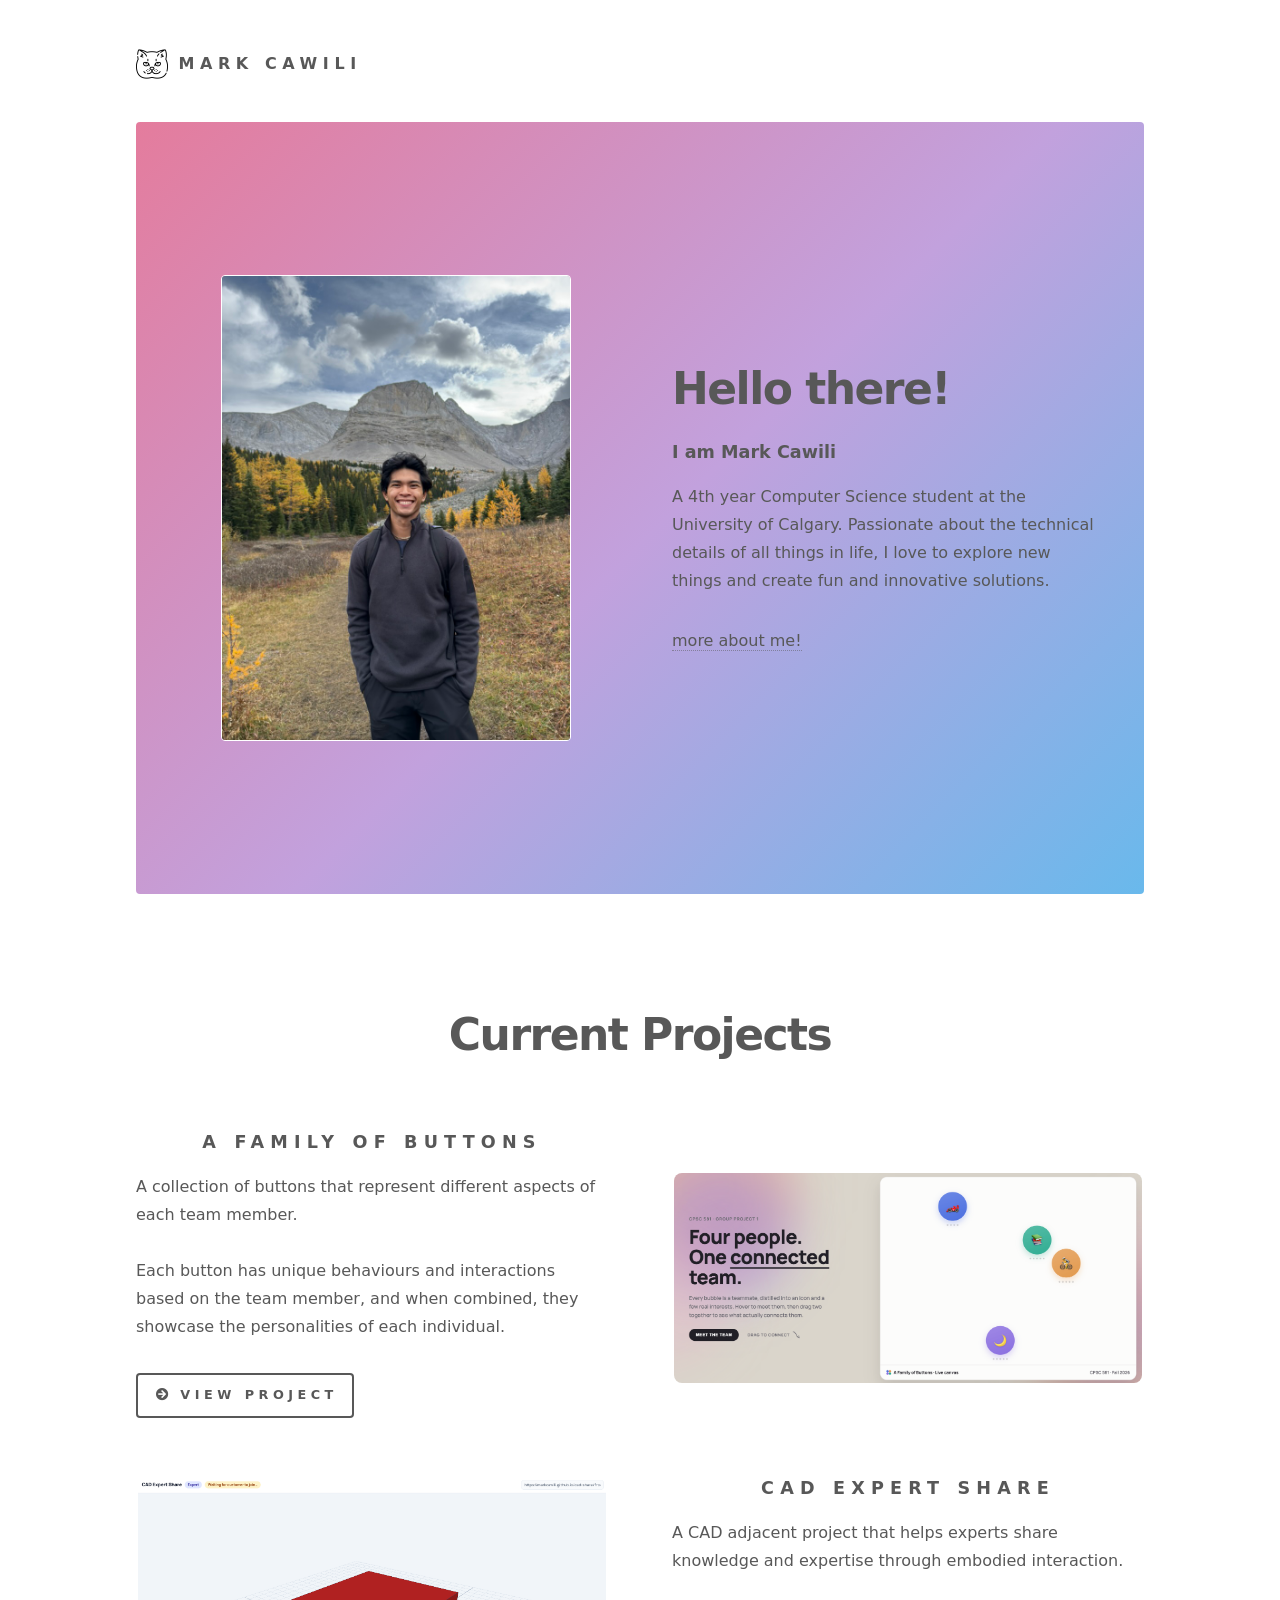
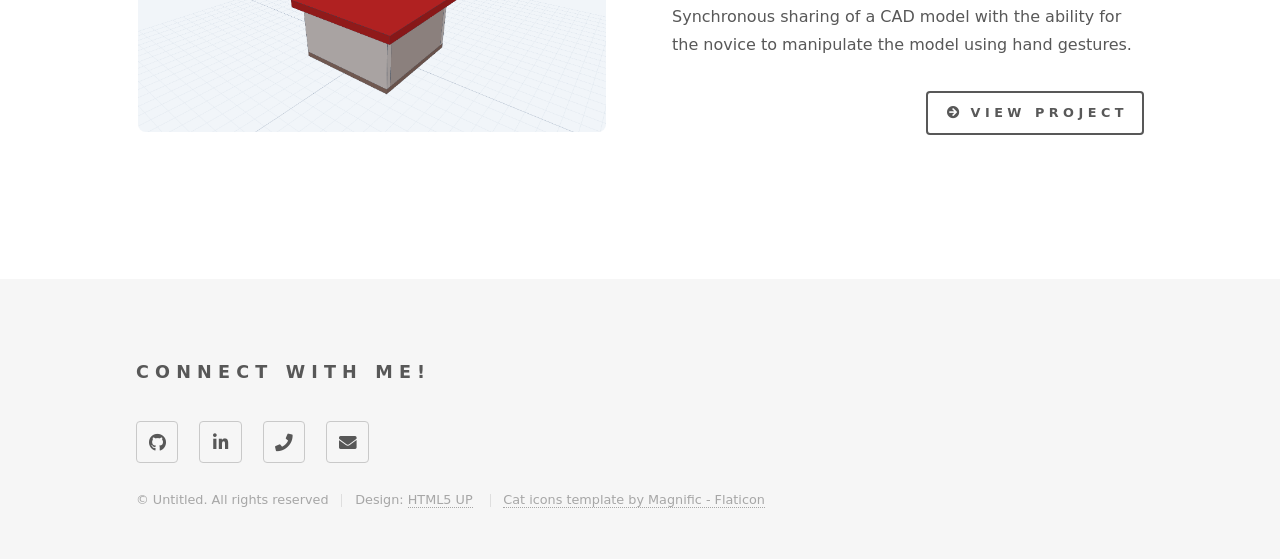
<file: index.html>
<!DOCTYPE HTML>
<!--
	Phantom by HTML5 UP
	html5up.net | @ajlkn
	Free for personal and commercial use under the CCA 3.0 license (html5up.net/license)
-->
<html>
	<head>
		<title>Mark Cawili's Portfolio</title>
		<meta charset="utf-8" />
		<meta name="viewport" content="width=device-width, initial-scale=1, user-scalable=no" />
		<link rel="stylesheet" href="assets/css/main.css" />
		<noscript><link rel="stylesheet" href="assets/css/noscript.css" /></noscript>
	</head>
	<body class="is-preload">
		<!-- Wrapper -->
			<div id="wrapper">

				<!-- Header -->
					<header id="header">
						<div class="inner">

							<!-- Logo -->
								<a class="logo">
									<span class="symbol"><img src="images/cat_no_tongue.png" alt="Cat logo" /></span><span class="title">Mark Cawili</span>
								</a>

						</div>
					</header>

				<!-- Main -->
					<div id="main">
						<div class="inner">
							<section class="about-layout">
								<div class="about-image">
									<img src="images/picture_of_me.jpeg" alt="" />
								</div>

								<div class="about-copy">
									<h1>Hello there!</h1>
									<h2>I am Mark Cawili<br /></h2>
									<p>A 4th year Computer Science student at the University of Calgary. Passionate about the technical details of all things in life, I love to explore new things and create fun and innovative solutions.</p>
									<a>more about me!</a>
								</div>
							</section>
							<section class="projects-section">
								<h1 class="projects-heading">Current Projects</h1>
								<div class="projects-layout">
									<div class="projects-copy">
										<h2>A Family of Buttons</h2>
										<p>A collection of buttons that represent different aspects of each team member.<br><br>Each button has unique behaviours and interactions based on the team member, and when combined, they showcase the personalities of each individual.</p>
										<a href="project1.html" class="button icon solid fa-arrow-circle-right">View Project</a>
									</div>

									<div class="projects-image">
										<a href="project1.html" class="projects-image-link" aria-label="View A Family of Buttons project">
											<img src="images/bubbles.png" alt="" />
										</a>
									</div>
								</div>

								<div class="projects-layout">
									<div class="projects-image">
										<a href="project2.html" class="projects-image-link" aria-label="View CAD Expert Share project">
											<img src="images/cadexpertshare.png" alt="" />
										</a>
									</div>

									<div class="projects-copy">
										<h2>CAD Expert Share</h2>
										<p>A CAD adjacent project that helps experts share knowledge and expertise through embodied interaction.<br><br>Synchronous sharing of a CAD model with the ability for the novice to manipulate the model using hand gestures.</p>
										<a href="project2.html" class="button icon solid fa-arrow-circle-right" id="project2-viewbutton">View Project</a>
									</div>
								</div>
							</section>
						</div>
					</div>

				<!-- Footer -->
					<footer id="footer">
						<div class="inner">
							<section>
								<h2>Connect With Me!</h2>
								<ul class="icons">
									<li><a href="https://github.com/markcawili" class="icon brands style2 fa-github"><span class="label">GitHub</span></a></li>
									<li><a href="https://www.linkedin.com/in/markcawili17/" class="icon brands style2 fa-linkedin-in"><span class="label">LinkedIn</span></a></li>
									<li><a href="tel:4039194606" class="icon solid style2 fa-phone"><span class="label">Phone</span></a></li>
									<li><a href="mailto:mark.cawili@gmail.com" class="icon solid style2 fa-envelope"><span class="label">Email</span></a></li>
								</ul>
							</section>
							<ul class="copyright">
								<li>&copy; Untitled. All rights reserved</li><li>Design: <a href="http://html5up.net">HTML5 UP</a></li>
								<li><a href="https://www.flaticon.com/free-icons/cat" title="cat icons">Cat icons template by Magnific - Flaticon</a></li>
							</ul>
						</div>
					</footer>

			</div>

		<!-- Scripts -->
			<script src="assets/js/jquery.min.js"></script>
			<script src="assets/js/browser.min.js"></script>
			<script src="assets/js/breakpoints.min.js"></script>
			<script src="assets/js/util.js"></script>
			<script src="assets/js/main.js"></script>

	</body>
</html>
</file>
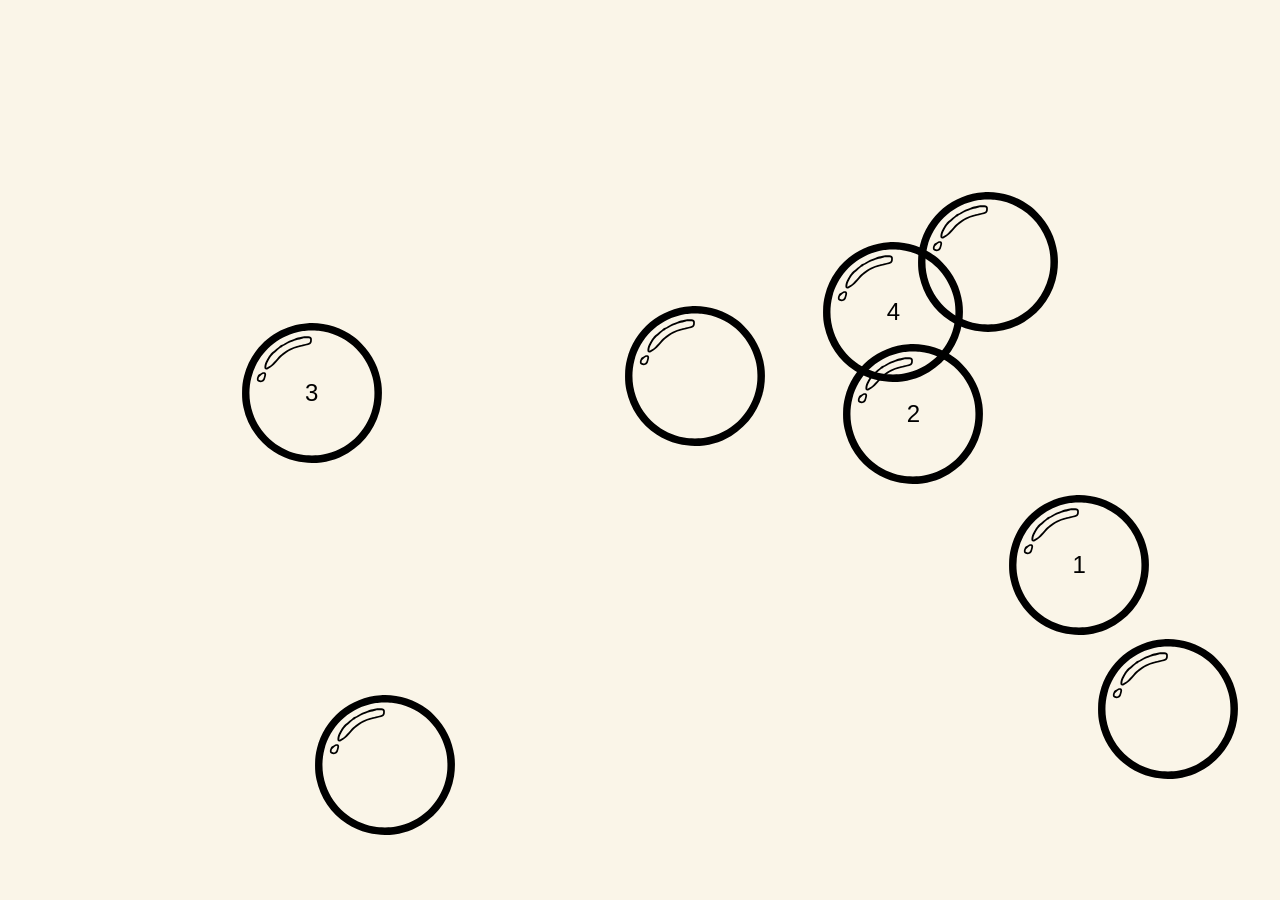
<file: prototype.html>
<!DOCTYPE html>
<html lang="en">
    <head>
    <meta charset="UTF-8">
    <meta name="viewport" content="width=device-width, initial-scale=1.0">
    <title>SOME TITLE HERE!!</title>
    <link rel="stylesheet" href="styles.css">
    </head>
    <body>
    <main id="bubble-page">
        <button class="bubble team-bubble" data-member="1">1</button>
        <button class="bubble team-bubble" data-member="2">2</button>
        <button class="bubble team-bubble" data-member="3">3</button>
        <button class="bubble team-bubble" data-member="4">4</button>

        <div class="bubble random-bubble"></div>
        <div class="bubble random-bubble"></div>
        <div class="bubble random-bubble"></div>
        <div class="bubble random-bubble"></div>
    </main>

    <script src="controller.js"></script>
    </body>
</html>
</file>
<file: assets/css/noscript.css>
/*
	Phantom by HTML5 UP
	html5up.net | @ajlkn
	Free for personal and commercial use under the CCA 3.0 license (html5up.net/license)
*/

/* Tiles */

	body.is-preload .tiles article {
		-moz-transform: none;
		-webkit-transform: none;
		-ms-transform: none;
		transform: none;
		opacity: 1;
	}
</file>
<file: styles.css>
* {
  box-sizing: border-box;
}

body {
  margin: 0;
  overflow: hidden;
  background: #faf5e8;
  font-family: sans-serif;
}

/* fill page for app */
#bubble-page{
  position: relative;
  width: 100vw;
  height: 100vh;
  overflow: hidden;
}

.bubble {
  position: absolute;
  width: 140px;
  height: 140px;
  border: 0;
  background-image: url("assets/bubble.svg");
  background-position: center;
  background-repeat: no-repeat;
  background-size: 100% 100%;
  transform: translateY(0);
  animation: none;
}

.bubble:active {
  cursor: grabbing;
}

.team-bubble {
  z-index: 2;
  display: grid;
  place-items: center;
  color: black;
  font-size: 1.5rem;
  background-color: transparent;
  cursor: grab;
}

/* can customize the speed and start float time of specific bubble div if 
   you specify it in the style attributes */
.floating {
  animation: float var(--duration) ease-in-out var(--delay) infinite alternate;
}

.bubble.dragging {
  z-index: 10;
  cursor: grabbing;
  animation: none;
  transform: none;
}

@keyframes float {
  from {
    transform: translate(0, 0);
  }

  to {
    transform: translate(var(--x-movement), var(--y-movement));
  }
}

.bubble.entering {
  animation: appear 900ms ease-out forwards;
}

@keyframes appear {
  from {
    opacity: 0;
    /* starts at bottom of the viewport height */
    transform: translateY(120vh);
  }

  to {
    /* ends at viewport height and full opacity */
    opacity: 1;
    transform: translateY(0);
  }
}

.bubble.popping {
  pointer-events: none;
  animation: pop 500ms ease-in forwards;
}

.shared-bubble {
  width: 280px;
  height: 280px;
  z-index: 5;
  font-size: 2rem;
  cursor: pointer;
}

/* two-phase pop animation */
@keyframes pop {
  0% {
    background-image: url("assets/pop1.svg");
    color: black;
    opacity: 1;
    transform: scale(1);
  }

  50% {
    background-image: url("assets/pop2.svg");
    color: transparent;
    opacity: 1;
    transform: scale(1.2);
  }

  100% {
    background-image: url("assets/pop2.svg");
    color: transparent;
    opacity: 0;
    transform: scale(0);
  }
}
</file>
<file: assets/css/main.css>
@import url(fontawesome-all.min.css);
@import url("https://fonts.googleapis.com/css?family=Source+Sans+Pro:300,700,900");

/*
	Phantom by HTML5 UP
	html5up.net | @ajlkn
	Free for personal and commercial use under the CCA 3.0 license (html5up.net/license)
*/

html, body, div, span, applet, object,
iframe, h1, h2, h3, h4, h5, h6, p, blockquote,
pre, a, abbr, acronym, address, big, cite,
code, del, dfn, em, img, ins, kbd, q, s, samp,
small, strike, strong, sub, sup, tt, var, b,
u, i, center, dl, dt, dd, ol, ul, li, fieldset,
form, label, legend, table, caption, tbody,
tfoot, thead, tr, th, td, article, aside,
canvas, details, embed, figure, figcaption,
footer, header, hgroup, menu, nav, output, ruby,
section, summary, time, mark, audio, video {
	margin: 0;
	padding: 0;
	border: 0;
	font-size: 100%;
	font: inherit;
	vertical-align: baseline;}

article, aside, details, figcaption, figure,
footer, header, hgroup, menu, nav, section {
	display: block;}

body {
	line-height: 1;
}

ol, ul {
	list-style: none;
}

blockquote, q {
	quotes: none;
}

	blockquote:before, blockquote:after, q:before, q:after {
		content: '';
		content: none;
	}

table {
	border-collapse: collapse;
	border-spacing: 0;
}

body {
	-webkit-text-size-adjust: none;
}

mark {
	background-color: transparent;
	color: inherit;
}

input::-moz-focus-inner {
	border: 0;
	padding: 0;
}

input, select, textarea {
	-moz-appearance: none;
	-webkit-appearance: none;
	-ms-appearance: none;
	appearance: none;
}

/* Basic */

	@-ms-viewport {
		width: device-width;
	}

	body {
		-ms-overflow-style: scrollbar;
	}

	@media screen and (max-width: 480px) {

		html, body {
			min-width: 320px;
		}

	}

	html {
		box-sizing: border-box;
	}

	html.portfolio-page {
		scroll-snap-type: y mandatory;
	}

	*, *:before, *:after {
		box-sizing: inherit;
	}

	body {
		background: #ffffff;
	}

		body.is-preload *, body.is-preload *:before, body.is-preload *:after {
			-moz-animation: none !important;
			-webkit-animation: none !important;
			-ms-animation: none !important;
			animation: none !important;
			-moz-transition: none !important;
			-webkit-transition: none !important;
			-ms-transition: none !important;
			transition: none !important;
		}

/* Type */

	body, input, select, textarea {
		color: #585858;
		font-family: "Manrope", system-ui, sans-serif;
		font-size: 16pt;
		font-weight: 300;
		line-height: 1.75;
	}

		@media screen and (max-width: 1680px) {

			body, input, select, textarea {
				font-size: 14pt;
			}

		}

		@media screen and (max-width: 1280px) {

			body, input, select, textarea {
				font-size: 12pt;
			}

		}

	a {
		-moz-transition: border-bottom-color 0.2s ease, color 0.2s ease;
		-webkit-transition: border-bottom-color 0.2s ease, color 0.2s ease;
		-ms-transition: border-bottom-color 0.2s ease, color 0.2s ease;
		transition: border-bottom-color 0.2s ease, color 0.2s ease;
		text-decoration: none;
		color: #585858;
		border-bottom: dotted 1px rgba(88, 88, 88, 0.5);
	}

		a:hover {
			border-bottom-color: transparent;
			color: #69b9ec !important;
		}

	strong, b {
		font-weight: 900;
	}

	em, i {
		font-style: italic;
	}

	p {
		margin: 0 0 2em 0;
	}

	h1 {
		font-size: 2.75em;
		font-weight: 700;
		line-height: 1.3;
		margin: 0 0 1em 0;
		letter-spacing: -0.035em;
	}

		h1 a {
			color: inherit;
		}

		@media screen and (max-width: 736px) {

			h1 {
				font-size: 2em;
				margin: 0 0 1em 0;
			}

		}

		@media screen and (max-width: 360px) {

			h1 {
				font-size: 1.75em;
			}

		}

	h2, h3, h4, h5, h6 {
		font-weight: 900;
		line-height: 1.5;
		margin: 0 0 2em 0;
		text-transform: uppercase;
		letter-spacing: 0.35em;
	}

		h2 a, h3 a, h4 a, h5 a, h6 a {
			color: inherit;
		}

	h2 {
		font-size: 1.1em;
	}

	h3 {
		font-size: 1em;
	}

	h4 {
		font-size: 0.8em;
	}

	h5 {
		font-size: 0.8em;
	}

	h6 {
		font-size: 0.8em;
	}

	@media screen and (max-width: 980px) {

		h1 br, h2 br, h3 br, h4 br, h5 br, h6 br {
			display: none;
		}

	}

	@media screen and (max-width: 736px) {

		h2 {
			font-size: 1em;
		}

		h3 {
			font-size: 0.8em;
		}

	}

	sub {
		font-size: 0.8em;
		position: relative;
		top: 0.5em;
	}

	sup {
		font-size: 0.8em;
		position: relative;
		top: -0.5em;
	}

	blockquote {
		border-left: solid 4px #c9c9c9;
		font-style: italic;
		margin: 0 0 2em 0;
		padding: 0.5em 0 0.5em 2em;
	}

	code {
		background: rgba(144, 144, 144, 0.075);
		border-radius: 4px;
		border: solid 1px #c9c9c9;
		font-family: "Courier New", monospace;
		font-size: 0.9em;
		margin: 0 0.25em;
		padding: 0.25em 0.65em;
	}

	pre {
		-webkit-overflow-scrolling: touch;
		font-family: "Courier New", monospace;
		font-size: 0.9em;
		margin: 0 0 2em 0;
	}

		pre code {
			display: block;
			line-height: 1.75;
			padding: 1em 1.5em;
			overflow-x: auto;
		}

	hr {
		border: 0;
		border-bottom: solid 1px #c9c9c9;
		margin: 2em 0;
	}

		hr.major {
			margin: 3em 0;
		}

	.align-left {
		text-align: left;
	}

	.align-center {
		text-align: center;
	}

	.align-right {
		text-align: right;
	}

/* Row */

	.row {
		display: flex;
		flex-wrap: wrap;
		box-sizing: border-box;
		align-items: stretch;
	}

		.row > * {
			box-sizing: border-box;
		}

		.row.gtr-uniform > * > :last-child {
			margin-bottom: 0;
		}

		.row.aln-left {
			justify-content: flex-start;
		}

		.row.aln-center {
			justify-content: center;
		}

		.row.aln-right {
			justify-content: flex-end;
		}

		.row.aln-top {
			align-items: flex-start;
		}

		.row.aln-middle {
			align-items: center;
		}

		.row.aln-bottom {
			align-items: flex-end;
		}

		.row > .imp {
			order: -1;
		}

		.row > .col-1 {
			width: 8.33333%;
		}

		.row > .off-1 {
			margin-left: 8.33333%;
		}

		.row > .col-2 {
			width: 16.66667%;
		}

		.row > .off-2 {
			margin-left: 16.66667%;
		}

		.row > .col-3 {
			width: 25%;
		}

		.row > .off-3 {
			margin-left: 25%;
		}

		.row > .col-4 {
			width: 33.33333%;
		}

		.row > .off-4 {
			margin-left: 33.33333%;
		}

		.row > .col-5 {
			width: 41.66667%;
		}

		.row > .off-5 {
			margin-left: 41.66667%;
		}

		.row > .col-6 {
			width: 50%;
		}

		.row > .off-6 {
			margin-left: 50%;
		}

		.row > .col-7 {
			width: 58.33333%;
		}

		.row > .off-7 {
			margin-left: 58.33333%;
		}

		.row > .col-8 {
			width: 66.66667%;
		}

		.row > .off-8 {
			margin-left: 66.66667%;
		}

		.row > .col-9 {
			width: 75%;
		}

		.row > .off-9 {
			margin-left: 75%;
		}

		.row > .col-10 {
			width: 83.33333%;
		}

		.row > .off-10 {
			margin-left: 83.33333%;
		}

		.row > .col-11 {
			width: 91.66667%;
		}

		.row > .off-11 {
			margin-left: 91.66667%;
		}

		.row > .col-12 {
			width: 100%;
		}

		.row > .off-12 {
			margin-left: 100%;
		}

		.row.gtr-0 {
			margin-top: 0;
			margin-left: 0em;
		}

			.row.gtr-0 > * {
				padding: 0 0 0 0em;
			}

			.row.gtr-0.gtr-uniform {
				margin-top: 0em;
			}

				.row.gtr-0.gtr-uniform > * {
					padding-top: 0em;
				}

		.row.gtr-25 {
			margin-top: 0;
			margin-left: -0.5em;
		}

			.row.gtr-25 > * {
				padding: 0 0 0 0.5em;
			}

			.row.gtr-25.gtr-uniform {
				margin-top: -0.5em;
			}

				.row.gtr-25.gtr-uniform > * {
					padding-top: 0.5em;
				}

		.row.gtr-50 {
			margin-top: 0;
			margin-left: -1em;
		}

			.row.gtr-50 > * {
				padding: 0 0 0 1em;
			}

			.row.gtr-50.gtr-uniform {
				margin-top: -1em;
			}

				.row.gtr-50.gtr-uniform > * {
					padding-top: 1em;
				}

		.row {
			margin-top: 0;
			margin-left: -2em;
		}

			.row > * {
				padding: 0 0 0 2em;
			}

			.row.gtr-uniform {
				margin-top: -2em;
			}

				.row.gtr-uniform > * {
					padding-top: 2em;
				}

		.row.gtr-150 {
			margin-top: 0;
			margin-left: -3em;
		}

			.row.gtr-150 > * {
				padding: 0 0 0 3em;
			}

			.row.gtr-150.gtr-uniform {
				margin-top: -3em;
			}

				.row.gtr-150.gtr-uniform > * {
					padding-top: 3em;
				}

		.row.gtr-200 {
			margin-top: 0;
			margin-left: -4em;
		}

			.row.gtr-200 > * {
				padding: 0 0 0 4em;
			}

			.row.gtr-200.gtr-uniform {
				margin-top: -4em;
			}

				.row.gtr-200.gtr-uniform > * {
					padding-top: 4em;
				}

		@media screen and (max-width: 1680px) {

			.row {
				display: flex;
				flex-wrap: wrap;
				box-sizing: border-box;
				align-items: stretch;
			}

				.row > * {
					box-sizing: border-box;
				}

				.row.gtr-uniform > * > :last-child {
					margin-bottom: 0;
				}

				.row.aln-left {
					justify-content: flex-start;
				}

				.row.aln-center {
					justify-content: center;
				}

				.row.aln-right {
					justify-content: flex-end;
				}

				.row.aln-top {
					align-items: flex-start;
				}

				.row.aln-middle {
					align-items: center;
				}

				.row.aln-bottom {
					align-items: flex-end;
				}

				.row > .imp-xlarge {
					order: -1;
				}

				.row > .col-1-xlarge {
					width: 8.33333%;
				}

				.row > .off-1-xlarge {
					margin-left: 8.33333%;
				}

				.row > .col-2-xlarge {
					width: 16.66667%;
				}

				.row > .off-2-xlarge {
					margin-left: 16.66667%;
				}

				.row > .col-3-xlarge {
					width: 25%;
				}

				.row > .off-3-xlarge {
					margin-left: 25%;
				}

				.row > .col-4-xlarge {
					width: 33.33333%;
				}

				.row > .off-4-xlarge {
					margin-left: 33.33333%;
				}

				.row > .col-5-xlarge {
					width: 41.66667%;
				}

				.row > .off-5-xlarge {
					margin-left: 41.66667%;
				}

				.row > .col-6-xlarge {
					width: 50%;
				}

				.row > .off-6-xlarge {
					margin-left: 50%;
				}

				.row > .col-7-xlarge {
					width: 58.33333%;
				}

				.row > .off-7-xlarge {
					margin-left: 58.33333%;
				}

				.row > .col-8-xlarge {
					width: 66.66667%;
				}

				.row > .off-8-xlarge {
					margin-left: 66.66667%;
				}

				.row > .col-9-xlarge {
					width: 75%;
				}

				.row > .off-9-xlarge {
					margin-left: 75%;
				}

				.row > .col-10-xlarge {
					width: 83.33333%;
				}

				.row > .off-10-xlarge {
					margin-left: 83.33333%;
				}

				.row > .col-11-xlarge {
					width: 91.66667%;
				}

				.row > .off-11-xlarge {
					margin-left: 91.66667%;
				}

				.row > .col-12-xlarge {
					width: 100%;
				}

				.row > .off-12-xlarge {
					margin-left: 100%;
				}

				.row.gtr-0 {
					margin-top: 0;
					margin-left: 0em;
				}

					.row.gtr-0 > * {
						padding: 0 0 0 0em;
					}

					.row.gtr-0.gtr-uniform {
						margin-top: 0em;
					}

						.row.gtr-0.gtr-uniform > * {
							padding-top: 0em;
						}

				.row.gtr-25 {
					margin-top: 0;
					margin-left: -0.5em;
				}

					.row.gtr-25 > * {
						padding: 0 0 0 0.5em;
					}

					.row.gtr-25.gtr-uniform {
						margin-top: -0.5em;
					}

						.row.gtr-25.gtr-uniform > * {
							padding-top: 0.5em;
						}

				.row.gtr-50 {
					margin-top: 0;
					margin-left: -1em;
				}

					.row.gtr-50 > * {
						padding: 0 0 0 1em;
					}

					.row.gtr-50.gtr-uniform {
						margin-top: -1em;
					}

						.row.gtr-50.gtr-uniform > * {
							padding-top: 1em;
						}

				.row {
					margin-top: 0;
					margin-left: -2em;
				}

					.row > * {
						padding: 0 0 0 2em;
					}

					.row.gtr-uniform {
						margin-top: -2em;
					}

						.row.gtr-uniform > * {
							padding-top: 2em;
						}

				.row.gtr-150 {
					margin-top: 0;
					margin-left: -3em;
				}

					.row.gtr-150 > * {
						padding: 0 0 0 3em;
					}

					.row.gtr-150.gtr-uniform {
						margin-top: -3em;
					}

						.row.gtr-150.gtr-uniform > * {
							padding-top: 3em;
						}

				.row.gtr-200 {
					margin-top: 0;
					margin-left: -4em;
				}

					.row.gtr-200 > * {
						padding: 0 0 0 4em;
					}

					.row.gtr-200.gtr-uniform {
						margin-top: -4em;
					}

						.row.gtr-200.gtr-uniform > * {
							padding-top: 4em;
						}

		}

		@media screen and (max-width: 1280px) {

			.row {
				display: flex;
				flex-wrap: wrap;
				box-sizing: border-box;
				align-items: stretch;
			}

				.row > * {
					box-sizing: border-box;
				}

				.row.gtr-uniform > * > :last-child {
					margin-bottom: 0;
				}

				.row.aln-left {
					justify-content: flex-start;
				}

				.row.aln-center {
					justify-content: center;
				}

				.row.aln-right {
					justify-content: flex-end;
				}

				.row.aln-top {
					align-items: flex-start;
				}

				.row.aln-middle {
					align-items: center;
				}

				.row.aln-bottom {
					align-items: flex-end;
				}

				.row > .imp-large {
					order: -1;
				}

				.row > .col-1-large {
					width: 8.33333%;
				}

				.row > .off-1-large {
					margin-left: 8.33333%;
				}

				.row > .col-2-large {
					width: 16.66667%;
				}

				.row > .off-2-large {
					margin-left: 16.66667%;
				}

				.row > .col-3-large {
					width: 25%;
				}

				.row > .off-3-large {
					margin-left: 25%;
				}

				.row > .col-4-large {
					width: 33.33333%;
				}

				.row > .off-4-large {
					margin-left: 33.33333%;
				}

				.row > .col-5-large {
					width: 41.66667%;
				}

				.row > .off-5-large {
					margin-left: 41.66667%;
				}

				.row > .col-6-large {
					width: 50%;
				}

				.row > .off-6-large {
					margin-left: 50%;
				}

				.row > .col-7-large {
					width: 58.33333%;
				}

				.row > .off-7-large {
					margin-left: 58.33333%;
				}

				.row > .col-8-large {
					width: 66.66667%;
				}

				.row > .off-8-large {
					margin-left: 66.66667%;
				}

				.row > .col-9-large {
					width: 75%;
				}

				.row > .off-9-large {
					margin-left: 75%;
				}

				.row > .col-10-large {
					width: 83.33333%;
				}

				.row > .off-10-large {
					margin-left: 83.33333%;
				}

				.row > .col-11-large {
					width: 91.66667%;
				}

				.row > .off-11-large {
					margin-left: 91.66667%;
				}

				.row > .col-12-large {
					width: 100%;
				}

				.row > .off-12-large {
					margin-left: 100%;
				}

				.row.gtr-0 {
					margin-top: 0;
					margin-left: 0em;
				}

					.row.gtr-0 > * {
						padding: 0 0 0 0em;
					}

					.row.gtr-0.gtr-uniform {
						margin-top: 0em;
					}

						.row.gtr-0.gtr-uniform > * {
							padding-top: 0em;
						}

				.row.gtr-25 {
					margin-top: 0;
					margin-left: -0.5em;
				}

					.row.gtr-25 > * {
						padding: 0 0 0 0.5em;
					}

					.row.gtr-25.gtr-uniform {
						margin-top: -0.5em;
					}

						.row.gtr-25.gtr-uniform > * {
							padding-top: 0.5em;
						}

				.row.gtr-50 {
					margin-top: 0;
					margin-left: -1em;
				}

					.row.gtr-50 > * {
						padding: 0 0 0 1em;
					}

					.row.gtr-50.gtr-uniform {
						margin-top: -1em;
					}

						.row.gtr-50.gtr-uniform > * {
							padding-top: 1em;
						}

				.row {
					margin-top: 0;
					margin-left: -2em;
				}

					.row > * {
						padding: 0 0 0 2em;
					}

					.row.gtr-uniform {
						margin-top: -2em;
					}

						.row.gtr-uniform > * {
							padding-top: 2em;
						}

				.row.gtr-150 {
					margin-top: 0;
					margin-left: -3em;
				}

					.row.gtr-150 > * {
						padding: 0 0 0 3em;
					}

					.row.gtr-150.gtr-uniform {
						margin-top: -3em;
					}

						.row.gtr-150.gtr-uniform > * {
							padding-top: 3em;
						}

				.row.gtr-200 {
					margin-top: 0;
					margin-left: -4em;
				}

					.row.gtr-200 > * {
						padding: 0 0 0 4em;
					}

					.row.gtr-200.gtr-uniform {
						margin-top: -4em;
					}

						.row.gtr-200.gtr-uniform > * {
							padding-top: 4em;
						}

		}

		@media screen and (max-width: 980px) {

			.row {
				display: flex;
				flex-wrap: wrap;
				box-sizing: border-box;
				align-items: stretch;
			}

				.row > * {
					box-sizing: border-box;
				}

				.row.gtr-uniform > * > :last-child {
					margin-bottom: 0;
				}

				.row.aln-left {
					justify-content: flex-start;
				}

				.row.aln-center {
					justify-content: center;
				}

				.row.aln-right {
					justify-content: flex-end;
				}

				.row.aln-top {
					align-items: flex-start;
				}

				.row.aln-middle {
					align-items: center;
				}

				.row.aln-bottom {
					align-items: flex-end;
				}

				.row > .imp-medium {
					order: -1;
				}

				.row > .col-1-medium {
					width: 8.33333%;
				}

				.row > .off-1-medium {
					margin-left: 8.33333%;
				}

				.row > .col-2-medium {
					width: 16.66667%;
				}

				.row > .off-2-medium {
					margin-left: 16.66667%;
				}

				.row > .col-3-medium {
					width: 25%;
				}

				.row > .off-3-medium {
					margin-left: 25%;
				}

				.row > .col-4-medium {
					width: 33.33333%;
				}

				.row > .off-4-medium {
					margin-left: 33.33333%;
				}

				.row > .col-5-medium {
					width: 41.66667%;
				}

				.row > .off-5-medium {
					margin-left: 41.66667%;
				}

				.row > .col-6-medium {
					width: 50%;
				}

				.row > .off-6-medium {
					margin-left: 50%;
				}

				.row > .col-7-medium {
					width: 58.33333%;
				}

				.row > .off-7-medium {
					margin-left: 58.33333%;
				}

				.row > .col-8-medium {
					width: 66.66667%;
				}

				.row > .off-8-medium {
					margin-left: 66.66667%;
				}

				.row > .col-9-medium {
					width: 75%;
				}

				.row > .off-9-medium {
					margin-left: 75%;
				}

				.row > .col-10-medium {
					width: 83.33333%;
				}

				.row > .off-10-medium {
					margin-left: 83.33333%;
				}

				.row > .col-11-medium {
					width: 91.66667%;
				}

				.row > .off-11-medium {
					margin-left: 91.66667%;
				}

				.row > .col-12-medium {
					width: 100%;
				}

				.row > .off-12-medium {
					margin-left: 100%;
				}

				.row.gtr-0 {
					margin-top: 0;
					margin-left: 0em;
				}

					.row.gtr-0 > * {
						padding: 0 0 0 0em;
					}

					.row.gtr-0.gtr-uniform {
						margin-top: 0em;
					}

						.row.gtr-0.gtr-uniform > * {
							padding-top: 0em;
						}

				.row.gtr-25 {
					margin-top: 0;
					margin-left: -0.375em;
				}

					.row.gtr-25 > * {
						padding: 0 0 0 0.375em;
					}

					.row.gtr-25.gtr-uniform {
						margin-top: -0.375em;
					}

						.row.gtr-25.gtr-uniform > * {
							padding-top: 0.375em;
						}

				.row.gtr-50 {
					margin-top: 0;
					margin-left: -0.75em;
				}

					.row.gtr-50 > * {
						padding: 0 0 0 0.75em;
					}

					.row.gtr-50.gtr-uniform {
						margin-top: -0.75em;
					}

						.row.gtr-50.gtr-uniform > * {
							padding-top: 0.75em;
						}

				.row {
					margin-top: 0;
					margin-left: -1.5em;
				}

					.row > * {
						padding: 0 0 0 1.5em;
					}

					.row.gtr-uniform {
						margin-top: -1.5em;
					}

						.row.gtr-uniform > * {
							padding-top: 1.5em;
						}

				.row.gtr-150 {
					margin-top: 0;
					margin-left: -2.25em;
				}

					.row.gtr-150 > * {
						padding: 0 0 0 2.25em;
					}

					.row.gtr-150.gtr-uniform {
						margin-top: -2.25em;
					}

						.row.gtr-150.gtr-uniform > * {
							padding-top: 2.25em;
						}

				.row.gtr-200 {
					margin-top: 0;
					margin-left: -3em;
				}

					.row.gtr-200 > * {
						padding: 0 0 0 3em;
					}

					.row.gtr-200.gtr-uniform {
						margin-top: -3em;
					}

						.row.gtr-200.gtr-uniform > * {
							padding-top: 3em;
						}

		}

		@media screen and (max-width: 736px) {

			.row {
				display: flex;
				flex-wrap: wrap;
				box-sizing: border-box;
				align-items: stretch;
			}

				.row > * {
					box-sizing: border-box;
				}

				.row.gtr-uniform > * > :last-child {
					margin-bottom: 0;
				}

				.row.aln-left {
					justify-content: flex-start;
				}

				.row.aln-center {
					justify-content: center;
				}

				.row.aln-right {
					justify-content: flex-end;
				}

				.row.aln-top {
					align-items: flex-start;
				}

				.row.aln-middle {
					align-items: center;
				}

				.row.aln-bottom {
					align-items: flex-end;
				}

				.row > .imp-small {
					order: -1;
				}

				.row > .col-1-small {
					width: 8.33333%;
				}

				.row > .off-1-small {
					margin-left: 8.33333%;
				}

				.row > .col-2-small {
					width: 16.66667%;
				}

				.row > .off-2-small {
					margin-left: 16.66667%;
				}

				.row > .col-3-small {
					width: 25%;
				}

				.row > .off-3-small {
					margin-left: 25%;
				}

				.row > .col-4-small {
					width: 33.33333%;
				}

				.row > .off-4-small {
					margin-left: 33.33333%;
				}

				.row > .col-5-small {
					width: 41.66667%;
				}

				.row > .off-5-small {
					margin-left: 41.66667%;
				}

				.row > .col-6-small {
					width: 50%;
				}

				.row > .off-6-small {
					margin-left: 50%;
				}

				.row > .col-7-small {
					width: 58.33333%;
				}

				.row > .off-7-small {
					margin-left: 58.33333%;
				}

				.row > .col-8-small {
					width: 66.66667%;
				}

				.row > .off-8-small {
					margin-left: 66.66667%;
				}

				.row > .col-9-small {
					width: 75%;
				}

				.row > .off-9-small {
					margin-left: 75%;
				}

				.row > .col-10-small {
					width: 83.33333%;
				}

				.row > .off-10-small {
					margin-left: 83.33333%;
				}

				.row > .col-11-small {
					width: 91.66667%;
				}

				.row > .off-11-small {
					margin-left: 91.66667%;
				}

				.row > .col-12-small {
					width: 100%;
				}

				.row > .off-12-small {
					margin-left: 100%;
				}

				.row.gtr-0 {
					margin-top: 0;
					margin-left: 0em;
				}

					.row.gtr-0 > * {
						padding: 0 0 0 0em;
					}

					.row.gtr-0.gtr-uniform {
						margin-top: 0em;
					}

						.row.gtr-0.gtr-uniform > * {
							padding-top: 0em;
						}

				.row.gtr-25 {
					margin-top: 0;
					margin-left: -0.25em;
				}

					.row.gtr-25 > * {
						padding: 0 0 0 0.25em;
					}

					.row.gtr-25.gtr-uniform {
						margin-top: -0.25em;
					}

						.row.gtr-25.gtr-uniform > * {
							padding-top: 0.25em;
						}

				.row.gtr-50 {
					margin-top: 0;
					margin-left: -0.5em;
				}

					.row.gtr-50 > * {
						padding: 0 0 0 0.5em;
					}

					.row.gtr-50.gtr-uniform {
						margin-top: -0.5em;
					}

						.row.gtr-50.gtr-uniform > * {
							padding-top: 0.5em;
						}

				.row {
					margin-top: 0;
					margin-left: -1em;
				}

					.row > * {
						padding: 0 0 0 1em;
					}

					.row.gtr-uniform {
						margin-top: -1em;
					}

						.row.gtr-uniform > * {
							padding-top: 1em;
						}

				.row.gtr-150 {
					margin-top: 0;
					margin-left: -1.5em;
				}

					.row.gtr-150 > * {
						padding: 0 0 0 1.5em;
					}

					.row.gtr-150.gtr-uniform {
						margin-top: -1.5em;
					}

						.row.gtr-150.gtr-uniform > * {
							padding-top: 1.5em;
						}

				.row.gtr-200 {
					margin-top: 0;
					margin-left: -2em;
				}

					.row.gtr-200 > * {
						padding: 0 0 0 2em;
					}

					.row.gtr-200.gtr-uniform {
						margin-top: -2em;
					}

						.row.gtr-200.gtr-uniform > * {
							padding-top: 2em;
						}

		}

		@media screen and (max-width: 480px) {

			.row {
				display: flex;
				flex-wrap: wrap;
				box-sizing: border-box;
				align-items: stretch;
			}

				.row > * {
					box-sizing: border-box;
				}

				.row.gtr-uniform > * > :last-child {
					margin-bottom: 0;
				}

				.row.aln-left {
					justify-content: flex-start;
				}

				.row.aln-center {
					justify-content: center;
				}

				.row.aln-right {
					justify-content: flex-end;
				}

				.row.aln-top {
					align-items: flex-start;
				}

				.row.aln-middle {
					align-items: center;
				}

				.row.aln-bottom {
					align-items: flex-end;
				}

				.row > .imp-xsmall {
					order: -1;
				}

				.row > .col-1-xsmall {
					width: 8.33333%;
				}

				.row > .off-1-xsmall {
					margin-left: 8.33333%;
				}

				.row > .col-2-xsmall {
					width: 16.66667%;
				}

				.row > .off-2-xsmall {
					margin-left: 16.66667%;
				}

				.row > .col-3-xsmall {
					width: 25%;
				}

				.row > .off-3-xsmall {
					margin-left: 25%;
				}

				.row > .col-4-xsmall {
					width: 33.33333%;
				}

				.row > .off-4-xsmall {
					margin-left: 33.33333%;
				}

				.row > .col-5-xsmall {
					width: 41.66667%;
				}

				.row > .off-5-xsmall {
					margin-left: 41.66667%;
				}

				.row > .col-6-xsmall {
					width: 50%;
				}

				.row > .off-6-xsmall {
					margin-left: 50%;
				}

				.row > .col-7-xsmall {
					width: 58.33333%;
				}

				.row > .off-7-xsmall {
					margin-left: 58.33333%;
				}

				.row > .col-8-xsmall {
					width: 66.66667%;
				}

				.row > .off-8-xsmall {
					margin-left: 66.66667%;
				}

				.row > .col-9-xsmall {
					width: 75%;
				}

				.row > .off-9-xsmall {
					margin-left: 75%;
				}

				.row > .col-10-xsmall {
					width: 83.33333%;
				}

				.row > .off-10-xsmall {
					margin-left: 83.33333%;
				}

				.row > .col-11-xsmall {
					width: 91.66667%;
				}

				.row > .off-11-xsmall {
					margin-left: 91.66667%;
				}

				.row > .col-12-xsmall {
					width: 100%;
				}

				.row > .off-12-xsmall {
					margin-left: 100%;
				}

				.row.gtr-0 {
					margin-top: 0;
					margin-left: 0em;
				}

					.row.gtr-0 > * {
						padding: 0 0 0 0em;
					}

					.row.gtr-0.gtr-uniform {
						margin-top: 0em;
					}

						.row.gtr-0.gtr-uniform > * {
							padding-top: 0em;
						}

				.row.gtr-25 {
					margin-top: 0;
					margin-left: -0.25em;
				}

					.row.gtr-25 > * {
						padding: 0 0 0 0.25em;
					}

					.row.gtr-25.gtr-uniform {
						margin-top: -0.25em;
					}

						.row.gtr-25.gtr-uniform > * {
							padding-top: 0.25em;
						}

				.row.gtr-50 {
					margin-top: 0;
					margin-left: -0.5em;
				}

					.row.gtr-50 > * {
						padding: 0 0 0 0.5em;
					}

					.row.gtr-50.gtr-uniform {
						margin-top: -0.5em;
					}

						.row.gtr-50.gtr-uniform > * {
							padding-top: 0.5em;
						}

				.row {
					margin-top: 0;
					margin-left: -1em;
				}

					.row > * {
						padding: 0 0 0 1em;
					}

					.row.gtr-uniform {
						margin-top: -1em;
					}

						.row.gtr-uniform > * {
							padding-top: 1em;
						}

				.row.gtr-150 {
					margin-top: 0;
					margin-left: -1.5em;
				}

					.row.gtr-150 > * {
						padding: 0 0 0 1.5em;
					}

					.row.gtr-150.gtr-uniform {
						margin-top: -1.5em;
					}

						.row.gtr-150.gtr-uniform > * {
							padding-top: 1.5em;
						}

				.row.gtr-200 {
					margin-top: 0;
					margin-left: -2em;
				}

					.row.gtr-200 > * {
						padding: 0 0 0 2em;
					}

					.row.gtr-200.gtr-uniform {
						margin-top: -2em;
					}

						.row.gtr-200.gtr-uniform > * {
							padding-top: 2em;
						}

		}

/* Section/Article */

	section.special, article.special {
		text-align: center;
	}

	header p {
		margin-top: -1em;
	}

	@media screen and (max-width: 736px) {

		header p {
			margin-top: 0;
		}

	}

/* Icon */

	.icon {
		text-decoration: none;
		border-bottom: none;
		position: relative;
	}

		.icon:before {
			-moz-osx-font-smoothing: grayscale;
			-webkit-font-smoothing: antialiased;
			display: inline-block;
			font-style: normal;
			font-variant: normal;
			text-rendering: auto;
			line-height: 1;
			text-transform: none !important;
			font-family: 'Font Awesome 5 Free';
			font-weight: 400;
		}

		.icon > .label {
			display: none;
		}

		.icon:before {
			line-height: inherit;
		}

		.icon.solid:before {
			font-weight: 900;
		}

		.icon.brands:before {
			font-family: 'Font Awesome 5 Brands';
		}

		.icon.style2 {
			-moz-transition: background-color 0.2s ease-in-out, color 0.2s ease-in-out, border-color 0.2s ease-in-out;
			-webkit-transition: background-color 0.2s ease-in-out, color 0.2s ease-in-out, border-color 0.2s ease-in-out;
			-ms-transition: background-color 0.2s ease-in-out, color 0.2s ease-in-out, border-color 0.2s ease-in-out;
			transition: background-color 0.2s ease-in-out, color 0.2s ease-in-out, border-color 0.2s ease-in-out;
			background-color: transparent;
			border: solid 1px #c9c9c9;
			border-radius: 4px;
			width: 2.65em;
			height: 2.65em;
			display: inline-block;
			text-align: center;
			line-height: 2.65em;
			color: inherit;
		}

			.icon.style2:before {
				font-size: 1.1em;
			}

			.icon.style2:hover {
				color: #69b9ec;
				border-color: #69b9ec;
			}

			.icon.style2:active {
				background-color: rgba(105, 185, 236, 0.1);
			}

/* Actions */

	ul.actions {
		display: -moz-flex;
		display: -webkit-flex;
		display: -ms-flex;
		display: flex;
		cursor: default;
		list-style: none;
		margin-left: -1em;
		padding-left: 0;
	}

		ul.actions li {
			padding: 0 0 0 1em;
			vertical-align: middle;
		}

		ul.actions.special {
			-moz-justify-content: center;
			-webkit-justify-content: center;
			-ms-justify-content: center;
			justify-content: center;
			width: 100%;
			margin-left: 0;
		}

			ul.actions.special li:first-child {
				padding-left: 0;
			}

		ul.actions.stacked {
			-moz-flex-direction: column;
			-webkit-flex-direction: column;
			-ms-flex-direction: column;
			flex-direction: column;
			margin-left: 0;
		}

			ul.actions.stacked li {
				padding: 1.3em 0 0 0;
			}

				ul.actions.stacked li:first-child {
					padding-top: 0;
				}

		ul.actions.fit {
			width: calc(100% + 1em);
		}

			ul.actions.fit li {
				-moz-flex-grow: 1;
				-webkit-flex-grow: 1;
				-ms-flex-grow: 1;
				flex-grow: 1;
				-moz-flex-shrink: 1;
				-webkit-flex-shrink: 1;
				-ms-flex-shrink: 1;
				flex-shrink: 1;
				width: 100%;
			}

				ul.actions.fit li > * {
					width: 100%;
				}

			ul.actions.fit.stacked {
				width: 100%;
			}

		@media screen and (max-width: 480px) {

			ul.actions:not(.fixed) {
				-moz-flex-direction: column;
				-webkit-flex-direction: column;
				-ms-flex-direction: column;
				flex-direction: column;
				margin-left: 0;
				width: 100% !important;
			}

				ul.actions:not(.fixed) li {
					-moz-flex-grow: 1;
					-webkit-flex-grow: 1;
					-ms-flex-grow: 1;
					flex-grow: 1;
					-moz-flex-shrink: 1;
					-webkit-flex-shrink: 1;
					-ms-flex-shrink: 1;
					flex-shrink: 1;
					padding: 1em 0 0 0;
					text-align: center;
					width: 100%;
				}

					ul.actions:not(.fixed) li > * {
						width: 100%;
					}

					ul.actions:not(.fixed) li:first-child {
						padding-top: 0;
					}

					ul.actions:not(.fixed) li input[type="submit"],
					ul.actions:not(.fixed) li input[type="reset"],
					ul.actions:not(.fixed) li input[type="button"],
					ul.actions:not(.fixed) li button,
					ul.actions:not(.fixed) li .button {
						width: 100%;
					}

						ul.actions:not(.fixed) li input[type="submit"].icon:before,
						ul.actions:not(.fixed) li input[type="reset"].icon:before,
						ul.actions:not(.fixed) li input[type="button"].icon:before,
						ul.actions:not(.fixed) li button.icon:before,
						ul.actions:not(.fixed) li .button.icon:before {
							margin-left: -0.5rem;
						}

		}

/* Icons */

	ul.icons {
		cursor: default;
		list-style: none;
		padding-left: 0;
		margin: -1em 0 2em -1em;
	}

		ul.icons li {
			display: inline-block;
			padding: 1em 0 0 1em;
		}

/* Box */

	.box {
		border-radius: 4px;
		border: solid 1px #c9c9c9;
		margin-bottom: 2em;
		padding: 1.5em;
	}

		.box > :last-child,
		.box > :last-child > :last-child,
		.box > :last-child > :last-child > :last-child {
			margin-bottom: 0;
		}

		.box.alt {
			border: 0;
			border-radius: 0;
			padding: 0;
		}

/* Image */

	.image {
		border-radius: 4px;
		border: 0;
		display: inline-block;
		position: relative;
	}

		.image img {
			border-radius: 4px;
			display: block;
		}

		.image.left, .image.right {
			max-width: 40%;
		}

			.image.left img, .image.right img {
				width: 100%;
			}

		.image.left {
			float: left;
			padding: 0 1.5em 1em 0;
			top: 0.25em;
		}

		.image.right {
			float: right;
			padding: 0 0 1em 1.5em;
			top: 0.25em;
		}

		.image.fit {
			display: block;
			margin: 0 0 2em 0;
			width: 100%;
		}

			.image.fit img {
				width: 100%;
			}

		.image.main {
			display: block;
			margin: 0 auto 3em;
			max-width: 350px;
			width: 100%;
		}

			.image.main img {
				height: auto;
				width: 100%;
			}

			@media screen and (max-width: 736px) {

				.image.main {
					margin: 0 0 2em 0;
				}

			}

/* Table */

	.table-wrapper {
		-webkit-overflow-scrolling: touch;
		overflow-x: auto;
	}

	table {
		margin: 0 0 2em 0;
		width: 100%;
	}

		table tbody tr {
			border: solid 1px #c9c9c9;
			border-left: 0;
			border-right: 0;
		}

			table tbody tr:nth-child(2n + 1) {
				background-color: rgba(144, 144, 144, 0.075);
			}

		table td {
			padding: 0.75em 0.75em;
		}

		table th {
			font-size: 0.9em;
			font-weight: 900;
			padding: 0 0.75em 0.75em 0.75em;
			text-align: left;
		}

		table thead {
			border-bottom: solid 2px #c9c9c9;
		}

		table tfoot {
			border-top: solid 2px #c9c9c9;
		}

		table.alt {
			border-collapse: separate;
		}

			table.alt tbody tr td {
				border: solid 1px #c9c9c9;
				border-left-width: 0;
				border-top-width: 0;
			}

				table.alt tbody tr td:first-child {
					border-left-width: 1px;
				}

			table.alt tbody tr:first-child td {
				border-top-width: 1px;
			}

			table.alt thead {
				border-bottom: 0;
			}

			table.alt tfoot {
				border-top: 0;
			}

/* Button */

	input[type="submit"],
	input[type="reset"],
	input[type="button"],
	button,
	.button {
		-moz-appearance: none;
		-webkit-appearance: none;
		-ms-appearance: none;
		appearance: none;
		-moz-transition: background-color 0.2s ease-in-out, color 0.2s ease-in-out, box-shadow 0.2s ease-in-out;
		-webkit-transition: background-color 0.2s ease-in-out, color 0.2s ease-in-out, box-shadow 0.2s ease-in-out;
		-ms-transition: background-color 0.2s ease-in-out, color 0.2s ease-in-out, box-shadow 0.2s ease-in-out;
		transition: background-color 0.2s ease-in-out, color 0.2s ease-in-out, box-shadow 0.2s ease-in-out;
		background-color: transparent;
		border-radius: 4px;
		border: 0;
		box-shadow: inset 0 0 0 2px #585858;
		color: #585858 !important;
		cursor: pointer;
		display: inline-block;
		font-size: 0.8em;
		font-weight: 900;
		height: 3.5em;
		letter-spacing: 0.35em;
		line-height: 3.45em;
		overflow: hidden;
		padding: 0 1.25em 0 1.6em;
		text-align: center;
		text-decoration: none;
		text-overflow: ellipsis;
		text-transform: uppercase;
		white-space: nowrap;
	}

		input[type="submit"].icon:before,
		input[type="reset"].icon:before,
		input[type="button"].icon:before,
		button.icon:before,
		.button.icon:before {
			margin-right: 0.5em;
		}

		input[type="submit"].fit,
		input[type="reset"].fit,
		input[type="button"].fit,
		button.fit,
		.button.fit {
			width: 100%;
		}

		input[type="submit"]:hover,
		input[type="reset"]:hover,
		input[type="button"]:hover,
		button:hover,
		.button:hover {
			color: #69b9ec !important;
			box-shadow: inset 0 0 0 2px #69b9ec;
		}

		input[type="submit"]:active,
		input[type="reset"]:active,
		input[type="button"]:active,
		button:active,
		.button:active {
			background-color: rgba(105, 185, 236, 0.1);
		}

		input[type="submit"].small,
		input[type="reset"].small,
		input[type="button"].small,
		button.small,
		.button.small {
			font-size: 0.6em;
		}

		input[type="submit"].large,
		input[type="reset"].large,
		input[type="button"].large,
		button.large,
		.button.large {
			font-size: 1em;
		}

		input[type="submit"].primary,
		input[type="reset"].primary,
		input[type="button"].primary,
		button.primary,
		.button.primary {
			box-shadow: none;
			background-color: #585858;
			color: #ffffff !important;
		}

			input[type="submit"].primary:hover,
			input[type="reset"].primary:hover,
			input[type="button"].primary:hover,
			button.primary:hover,
			.button.primary:hover {
				background-color: #69b9ec;
			}

			input[type="submit"].primary:active,
			input[type="reset"].primary:active,
			input[type="button"].primary:active,
			button.primary:active,
			.button.primary:active {
				background-color: #4f9fd0;
			}

		input[type="submit"].disabled, input[type="submit"]:disabled,
		input[type="reset"].disabled,
		input[type="reset"]:disabled,
		input[type="button"].disabled,
		input[type="button"]:disabled,
		button.disabled,
		button:disabled,
		.button.disabled,
		.button:disabled {
			pointer-events: none;
			opacity: 0.25;
		}

/* Tiles */

	.tiles {
		display: -moz-flex;
		display: -webkit-flex;
		display: -ms-flex;
		display: flex;
		-moz-flex-wrap: wrap;
		-webkit-flex-wrap: wrap;
		-ms-flex-wrap: wrap;
		flex-wrap: wrap;
		position: relative;
		margin: -2.5em 0 0 -2.5em;
	}

		.tiles article {
			-moz-transition: -moz-transform 0.5s ease, opacity 0.5s ease;
			-webkit-transition: -webkit-transform 0.5s ease, opacity 0.5s ease;
			-ms-transition: -ms-transform 0.5s ease, opacity 0.5s ease;
			transition: transform 0.5s ease, opacity 0.5s ease;
			position: relative;
			width: calc(33.33333% - 2.5em);
			margin: 2.5em 0 0 2.5em;
		}

			.tiles article > .image {
				-moz-transition: -moz-transform 0.5s ease;
				-webkit-transition: -webkit-transform 0.5s ease;
				-ms-transition: -ms-transform 0.5s ease;
				transition: transform 0.5s ease;
				position: relative;
				display: block;
				width: 100%;
				border-radius: 4px;
				overflow: hidden;
			}

				.tiles article > .image img {
					display: block;
					width: 100%;
				}

				.tiles article > .image:before {
					pointer-events: none;
					-moz-transition: background-color 0.5s ease, opacity 0.5s ease;
					-webkit-transition: background-color 0.5s ease, opacity 0.5s ease;
					-ms-transition: background-color 0.5s ease, opacity 0.5s ease;
					transition: background-color 0.5s ease, opacity 0.5s ease;
					content: '';
					display: block;
					position: absolute;
					top: 0;
					left: 0;
					width: 100%;
					height: 100%;
					opacity: 1.0;
					z-index: 1;
					opacity: 0.8;
				}

				.tiles article > .image:after {
					pointer-events: none;
					-moz-transition: opacity 0.5s ease;
					-webkit-transition: opacity 0.5s ease;
					-ms-transition: opacity 0.5s ease;
					transition: opacity 0.5s ease;
					content: '';
					display: block;
					position: absolute;
					top: 0;
					left: 0;
					width: 100%;
					height: 100%;
					background-image: url("data:image/svg+xml;charset=utf8,%3Csvg xmlns='http://www.w3.org/2000/svg' width='100' height='100' viewBox='0 0 100 100' preserveAspectRatio='none'%3E%3Cstyle%3Eline %7B stroke-width: 0.25px%3B stroke: %23ffffff%3B %7D%3C/style%3E%3Cline x1='0' y1='0' x2='100' y2='100' /%3E%3Cline x1='100' y1='0' x2='0' y2='100' /%3E%3C/svg%3E");
					background-position: center;
					background-repeat: no-repeat;
					background-size: 100% 100%;
					opacity: 0.25;
					z-index: 2;
				}

			.tiles article > a {
				display: -moz-flex;
				display: -webkit-flex;
				display: -ms-flex;
				display: flex;
				-moz-flex-direction: column;
				-webkit-flex-direction: column;
				-ms-flex-direction: column;
				flex-direction: column;
				-moz-align-items: center;
				-webkit-align-items: center;
				-ms-align-items: center;
				align-items: center;
				-moz-justify-content: center;
				-webkit-justify-content: center;
				-ms-justify-content: center;
				justify-content: center;
				-moz-transition: background-color 0.5s ease, -moz-transform 0.5s ease;
				-webkit-transition: background-color 0.5s ease, -webkit-transform 0.5s ease;
				-ms-transition: background-color 0.5s ease, -ms-transform 0.5s ease;
				transition: background-color 0.5s ease, transform 0.5s ease;
				position: absolute;
				top: 0;
				left: 0;
				width: 100%;
				height: 100%;
				padding: 1em;
				border-radius: 4px;
				border-bottom: 0;
				color: #ffffff;
				text-align: center;
				text-decoration: none;
				z-index: 3;
			}

				.tiles article > a > :last-child {
					margin: 0;
				}

				.tiles article > a:hover {
					color: #ffffff !important;
				}

				.tiles article > a h2 {
					margin: 0;
				}

				.tiles article > a .content {
					-moz-transition: max-height 0.5s ease, opacity 0.5s ease;
					-webkit-transition: max-height 0.5s ease, opacity 0.5s ease;
					-ms-transition: max-height 0.5s ease, opacity 0.5s ease;
					transition: max-height 0.5s ease, opacity 0.5s ease;
					width: 100%;
					max-height: 0;
					line-height: 1.5;
					margin-top: 0.35em;
					opacity: 0;
				}

					.tiles article > a .content > :last-child {
						margin-bottom: 0;
					}

			.tiles article.style1 > .image:before {
				background-color: #69b9ec;
			}

			.tiles article.style2 > .image:before {
				background-color: #7ecaf6;
			}

			.tiles article.style3 > .image:before {
				background-color: #7bd0c1;
			}

			.tiles article.style4 > .image:before {
				background-color: #c75b9b;
			}

			.tiles article.style5 > .image:before {
				background-color: #ae85ca;
			}

			.tiles article.style6 > .image:before {
				background-color: #8499e7;
			}

			body:not(.is-touch) .tiles article:hover > .image {
				-moz-transform: scale(1.1);
				-webkit-transform: scale(1.1);
				-ms-transform: scale(1.1);
				transform: scale(1.1);
			}

				body:not(.is-touch) .tiles article:hover > .image:before {
					background-color: #333333;
					opacity: 0.35;
				}

				body:not(.is-touch) .tiles article:hover > .image:after {
					opacity: 0;
				}

			body:not(.is-touch) .tiles article:hover .content {
				max-height: 15em;
				opacity: 1;
			}

		* + .tiles {
			margin-top: 2em;
		}

		body.is-preload .tiles article {
			-moz-transform: scale(0.9);
			-webkit-transform: scale(0.9);
			-ms-transform: scale(0.9);
			transform: scale(0.9);
			opacity: 0;
		}

		body.is-touch .tiles article .content {
			max-height: 15em;
			opacity: 1;
		}

		@media screen and (max-width: 1280px) {

			.tiles {
				margin: -1.25em 0 0 -1.25em;
			}

				.tiles article {
					width: calc(33.33333% - 1.25em);
					margin: 1.25em 0 0 1.25em;
				}

		}

		@media screen and (max-width: 980px) {

			.tiles {
				margin: -2.5em 0 0 -2.5em;
			}

				.tiles article {
					width: calc(50% - 2.5em);
					margin: 2.5em 0 0 2.5em;
				}

		}

		@media screen and (max-width: 736px) {

			.tiles {
				margin: -1.25em 0 0 -1.25em;
			}

				.tiles article {
					width: calc(50% - 1.25em);
					margin: 1.25em 0 0 1.25em;
				}

					.tiles article:hover > .image {
						-moz-transform: scale(1.0);
						-webkit-transform: scale(1.0);
						-ms-transform: scale(1.0);
						transform: scale(1.0);
					}

		}

		@media screen and (max-width: 480px) {

			.tiles {
				margin: 0;
			}

				.tiles article {
					width: 100%;
					margin: 1.25em 0 0 0;
				}

		}

/* Header */

	#header {
		padding: 1em 0 0.1em 0 ;
		scroll-snap-align: start;
		scroll-snap-stop: always;
	}

		#header.project-page-header {
			background: #ffffff;
			position: sticky;
			top: 0;
			z-index: 1000;
		}

		#header.project-page-header .inner {
			align-items: center;
			display: flex;
			gap: 1.5em;
		}

		.project-page-title {
			margin: 0;
		}

		#header .back-home {
			background: #ffffff;
			border: solid 2px #585858;
			border-radius: 50%;
			color: #585858;
			display: flex;
			height: 2.75em;
			left: 1.5em;
			align-items: center;
			justify-content: center;
			padding: 0;
			position: static;
			width: 2.75em;
			z-index: 1000;
		}

			#header .back-home:hover {
				background: #69b9ec;
				border-color: #69b9ec;
				color: #ffffff !important;
			}

			#header .back-home:before {
				margin: 0;
			}

		#header .logo {
			display: block;
			border-bottom: 0;
			color: inherit;
			font-weight: 900;
			letter-spacing: 0.35em;
			margin: 0 0 2.5em 0;
			text-decoration: none;
			text-transform: uppercase;
			display: inline-block;
		}

			#header .logo > * {
				display: inline-block;
				vertical-align: middle;
			}

			#header .logo .symbol {
				margin-right: 0.65em;
			}

			#header .logo .title {
				color: inherit;
			}

				#header .logo .symbol img {
					display: block;
					width: 2em;
					height: 2em;
				}

				#header .logo:hover .symbol img {
					content: url("../../images/cat_closed_eyes.png");
				}

		@media screen and (max-width: 1280px) {

			#header {
				padding: 3em 0 0.1em 0 ;
			}

		}

		@media screen and (max-width: 736px) {

			#header .back-home {
				flex-shrink: 0;
			}

			#header {
				padding: 1em 0 0.1em 0 ;
			}

		}

/* Main */

	#main {
		padding: 0em 0 6em 0 ;
	}

		@media screen and (max-width: 736px) {

			#main {
				padding: 0em 0 4em 0 ;
			}

		}

/* Footer */

	#footer {
		padding: 2em 0 1em 0 ;
		background-color: #f6f6f6;
		scroll-snap-align: start;
		scroll-snap-stop: always;
	}

		#footer > .inner {
			display: -moz-flex;
			display: -webkit-flex;
			display: -ms-flex;
			display: flex;
			-moz-flex-wrap: wrap;
			-webkit-flex-wrap: wrap;
			-ms-flex-wrap: wrap;
			flex-wrap: wrap;
			-moz-flex-direction: row;
			-webkit-flex-direction: row;
			-ms-flex-direction: row;
			flex-direction: row;
		}

			#footer > .inner > * > :last-child {
				margin-bottom: 0;
			}

			#footer > .inner section:nth-child(1) {
				width: calc(66% - 2.5em);
				margin-right: 2.5em;
			}

			#footer > .inner section:nth-child(2) {
				width: calc(33% - 2.5em);
				margin-left: 2.5em;
			}

			#footer > .inner .copyright {
				width: 100%;
				padding: 0;
				margin-top: 2em;
				list-style: none;
				font-size: 0.8em;
				color: rgba(88, 88, 88, 0.5);
			}

				#footer > .inner .copyright a {
					color: inherit;
				}

				#footer > .inner .copyright li {
					display: inline-block;
					border-left: solid 1px rgba(88, 88, 88, 0.15);
					line-height: 1;
					padding: 0 0 0 1em;
					margin: 0 0 0 1em;
				}

					#footer > .inner .copyright li:first-child {
						border-left: 0;
						padding-left: 0;
						margin-left: 0;
					}

		@media screen and (max-width: 1280px) {

			#footer {
				padding: 5em 0 3em 0 ;
			}

				#footer > .inner section:nth-child(1) {
					width: calc(66% - 1.25em);
					margin-right: 1.25em;
				}

				#footer > .inner section:nth-child(2) {
					width: calc(33% - 1.25em);
					margin-left: 1.25em;
				}

		}

		@media screen and (max-width: 980px) {

			#footer > .inner section:nth-child(1) {
				width: 66%;
				margin-right: 0;
			}

			#footer > .inner section:nth-child(2) {
				width: calc(33% - 2.5em);
				margin-left: 2.5em;
			}

		}

		@media screen and (max-width: 736px) {

			#footer {
				padding: 3em 0 1em 0 ;
			}

				#footer > .inner {
					-moz-flex-direction: column;
					-webkit-flex-direction: column;
					-ms-flex-direction: column;
					flex-direction: column;
				}

					#footer > .inner section:nth-child(1) {
						width: 100%;
						margin-right: 0;
						margin: 3em 0 0 0;
					}

					#footer > .inner section:nth-child(2) {
						-moz-order: -1;
						-webkit-order: -1;
						-ms-order: -1;
						order: -1;
						width: 100%;
						margin-left: 0;
					}

					#footer > .inner .copyright {
						margin-top: 3em;
					}

		}

		@media screen and (max-width: 480px) {

			#footer > .inner .copyright {
				margin-top: 3em;
			}

				#footer > .inner .copyright li {
					border-left: 0;
					padding-left: 0;
					margin: 0.75em 0 0 0;
					display: block;
					line-height: inherit;
				}

					#footer > .inner .copyright li:first-child {
						margin-top: 0;
					}

		}

/* Wrapper */

	#wrapper > * > .inner {
		width: 100%;
		max-width: 68em;
		margin: 0 auto;
		padding: 0 2.5em;
	}

		@media screen and (max-width: 736px) {

			#wrapper > * > .inner {
				padding: 0 1.25em;
			}

		}

.about-layout {
    align-items: center;
	background: linear-gradient(135deg, #e47c9d 0%, #c2a1dd 52%, #69b9ec 100%);
	border-radius: 4px;
    display: grid;
    gap: 4em;
    grid-template-columns: minmax(0, 1fr) minmax(0, 1fr);
	margin-bottom: 3em;
	min-height: calc(100vh - 8em);
	padding: 3em;
}

.about-image img {
    display: block;
    height: auto;
    width: 100%;
	border-radius: 4px;
	border: 1px solid #ffffff;
}

.about-image {
	margin: 0 auto;
	max-width: 350px;
}

.about-copy h1 {
    margin-bottom: 0.5em;
}

.about-copy h2 {
    text-transform: none;
    letter-spacing: 0;
    margin-bottom: 1em;
}

@media screen and (max-width: 736px) {
    .about-layout {
        gap: 2em;
        grid-template-columns: 1fr;
		padding: 2em;
    }

    .about-copy {
        text-align: center;
    }
}

.projects-layout {
	align-items: center;
	display: grid;
	gap: 4em;
	grid-template-columns: minmax(0, 1fr) minmax(0, 1fr);
	margin-bottom: 3em;
}

.projects-copy h2 {
	margin-bottom: 1em;
	text-align: center;
}

#project2-viewbutton {
	display: block;
	margin-left: auto;
	width: fit-content;
}

.projects-heading {
	margin-top: 0;
	text-align: center;
	margin-bottom: 1.5em;
}

.projects-section {
	min-height: calc(100vh - 8em);
	padding-top: 4em;
	scroll-snap-align: start;
	scroll-snap-stop: always;
}

.projects-image {
	margin: 0 auto;
	max-width: 540px;
	width: 100%;
	border-radius: 10px;
}

.projects-image img {
	border: 2px solid #ffffff;
	border-radius: 10px;
	display: block;
	height: auto;
	transition: transform 0.25s ease;
	width: 100%;
}

.projects-image-link {
	border-bottom: 0;
	border-radius: 10px;
	display: block;
	overflow: hidden;
	position: relative;
}

.projects-image-link::after {
	background: linear-gradient(135deg, rgba(228, 124, 157, 0.7), rgba(194, 161, 221, 0.7), rgba(105, 185, 236, 0.7));
	content: '';
	inset: 0;
	opacity: 0;
	pointer-events: none;
	position: absolute;
	transition: opacity 0.25s ease;
}

.projects-image-link:hover::after,
.projects-image-link:focus-visible::after {
	opacity: 1;
}

.projects-image-link:hover img,
.projects-image-link:focus-visible img {
	transform: scale(1.02);
}

.project-footer {
	padding: 0 0 3em 0;
	text-align: center;
}

.project-footer-logo {
	border-bottom: 0;
	display: inline-block;
}

.project-footer-logo img {
	display: block;
	height: 3em;
	width: 3em;
}

.project-footer-logo:hover img,
.project-footer-logo:focus-visible img {
	content: url("../../images/cat_closed_eyes.png");
}

@media screen and (max-width: 736px) {
	.projects-heading {
		margin-top: 0;
	}

	.projects-section {
		min-height: auto;
		padding-top: 2em;
	}

	.projects-layout {
		gap: 2em;
		grid-template-columns: 1fr;
	}

	.projects-copy {
		text-align: center;
	}
}

#brainstorm-project1 {
	border: 1px solid #000000;
	display: block;
	height: auto;
	margin: 0 auto;
	width: 50%;
	border-radius: 5px;
}

@media screen and (max-width: 736px) {
	#brainstorm-project1 {
		width: 100%;
	}
}

.h2-heading {
	margin-top: 3em;
}

.sketch-carousel {
	margin: 2em auto 0;
	max-width: 900px;
	padding: 0 3.5em;
	position: relative;
}

.sketch-carousel-viewport {
	border: 1px solid #000000;
	border-radius: 6px;
	overflow: hidden;
}

.sketch-carousel-image {
	aspect-ratio: 16 / 9;
	display: block;
	height: auto;
	object-fit: contain;
	width: 100%;
}

.sketch-carousel-control {
	align-items: center;
	appearance: none;
	background: #ffffff;
	border: 0;
	border-radius: 50%;
	color: #585858;
	cursor: pointer;
	display: flex;
	font-size: inherit;
	height: 2.75em;
	justify-content: center;
	line-height: normal;
	margin: 0;
	padding: 0;
	position: absolute;
	box-shadow: none;
	top: 50%;
	transform: translateY(-50%);
	transition: background-color 0.2s ease, border-color 0.2s ease, color 0.2s ease;
	width: 2.75em;
}

.sketch-carousel-control:hover,
.sketch-carousel-control:focus-visible {
	background: #69b9ec;
	color: #ffffff !important;
}

.sketch-carousel-control .icon {
	display: block;
	height: auto;
	line-height: 1;
	width: auto;
}

.sketch-carousel-control .icon:before {
	line-height: 1;
}

.sketch-carousel-prev {
	left: 0;
}

.sketch-carousel-next {
	right: 0;
}

.sketch-carousel-status {
	margin: 1em 0 0;
	text-align: center;
}

.final-product-iframe {
	margin-bottom: 2em;
}

.video-demo {
	border-radius: 8px;
	box-shadow: 0 4px 12px rgba(0, 0, 0, 0.1);
	display: block;
	margin-bottom: 2em;
	width: 100%;
}
</file>
